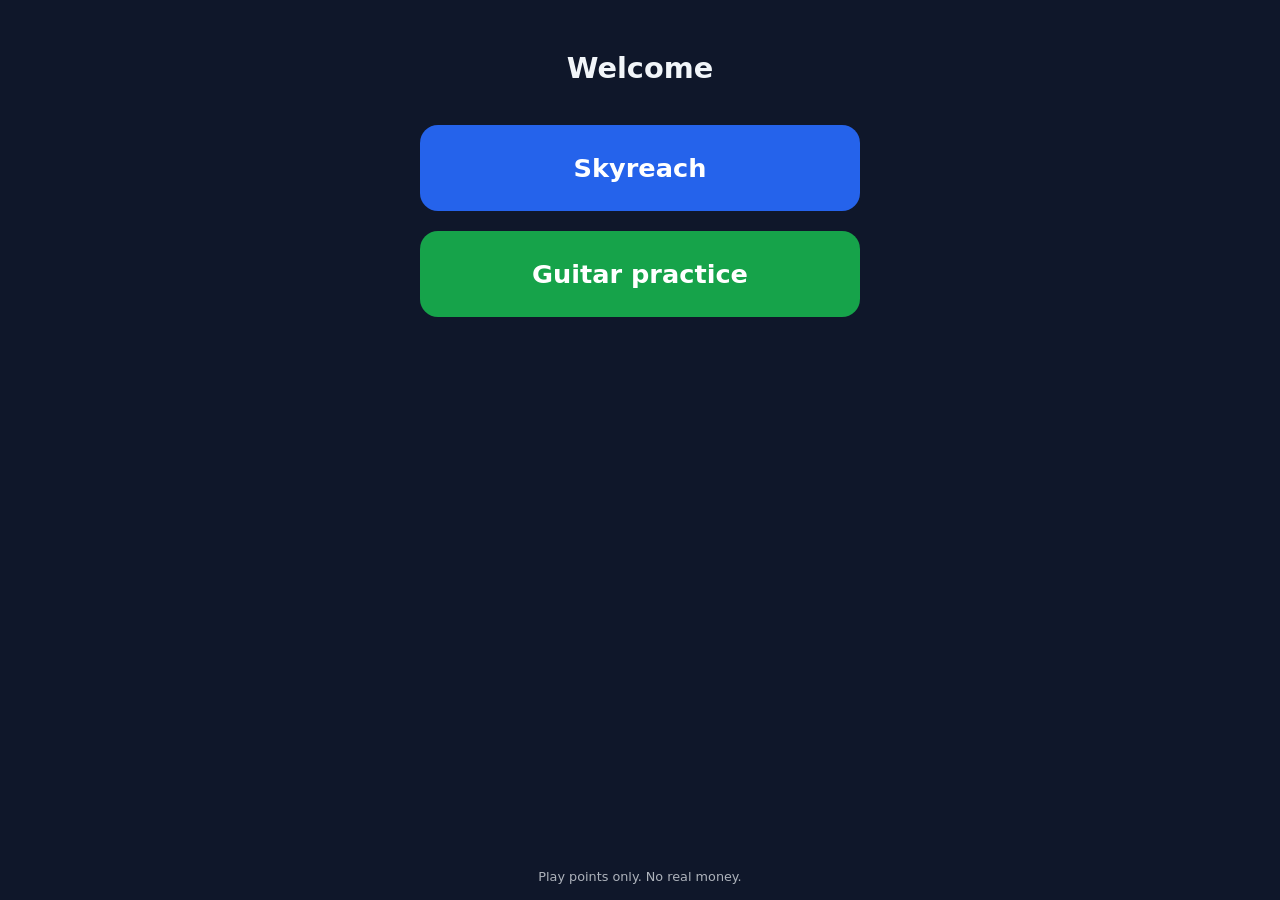
<file: index.html>
<!DOCTYPE html>
<html lang="en"><head><meta charset="utf-8"><meta name="viewport" content="width=device-width, initial-scale=1">
<title>Games &amp; Practice</title><link rel="icon" href="data:,">
<style>body{margin:0;font-family:system-ui,sans-serif;background:#0f172a;color:#f1f5f9;min-height:100vh;display:flex;flex-direction:column}
main{flex:1;display:flex;flex-direction:column;gap:20px;padding:32px 20px;max-width:480px;width:100%;margin:0 auto;box-sizing:border-box}
h1{text-align:center;font-size:1.8rem}a.btn{display:block;text-align:center;padding:28px 16px;font-size:1.6rem;font-weight:700;border-radius:18px;text-decoration:none;color:#fff;background:#2563eb}
a.btn.g{background:#16a34a}footer{text-align:center;font-size:.8rem;opacity:.7;padding:16px}</style></head>
<body><main><h1>Welcome</h1><a class="btn" href="skyreach.html">Skyreach</a><a class="btn g" href="guitar.html">Guitar practice</a></main>
<footer>Play points only. No real money.</footer></body></html>
</file>
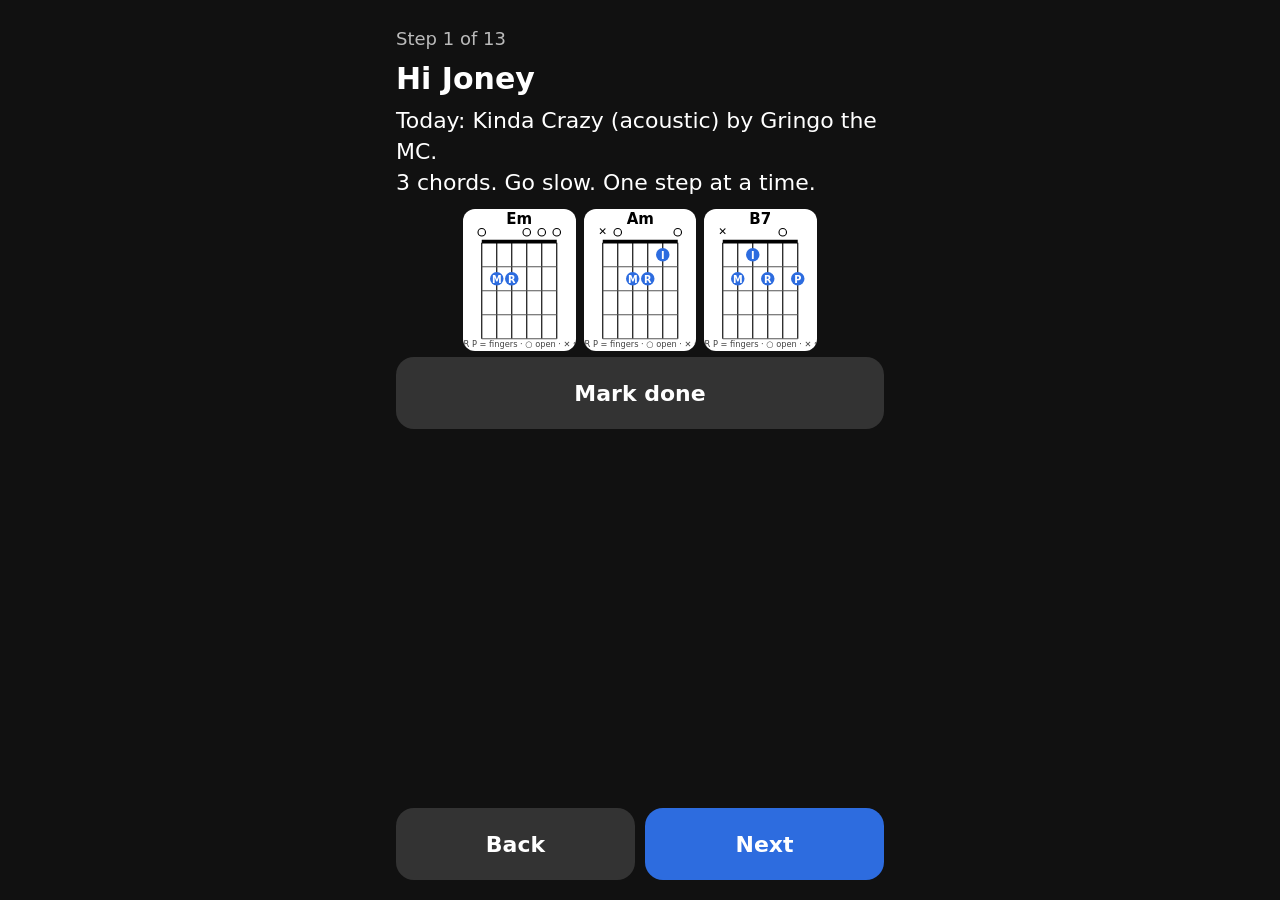
<file: guitar.html>
<!doctype html><html lang="en"><head><link rel="icon" href="data:,"><meta charset="utf-8">
<meta name="viewport" content="width=device-width,initial-scale=1,viewport-fit=cover">
<title>Guitar Practice</title>
<style>
*{box-sizing:border-box}body{margin:0;font-family:system-ui,sans-serif;background:#111;color:#fff;font-size:22px}
main{max-width:520px;margin:0 auto;padding:16px 16px 140px;min-height:100vh}
h1{font-size:30px;margin:8px 0}p{line-height:1.4;margin:10px 0}.small{font-size:18px;color:#bbb}
button{font:inherit;font-weight:700;border:0;border-radius:18px;padding:20px;min-height:72px;width:100%;margin:6px 0;background:#2d6cdf;color:#fff}
button.alt{background:#333}button.ok{background:#1f9d55}button:active{transform:scale(.98)}
.nav{position:fixed;left:0;right:0;bottom:0;background:#111;padding:10px 16px 20px;display:flex;gap:10px;max-width:520px;margin:0 auto}
.nav button{margin:0}.tabs{display:flex;gap:8px}.tabs button{min-height:56px;padding:10px;font-size:18px}
.dots{display:flex;gap:8px;justify-content:center;margin:16px 0}.dot{width:56px;height:56px;border-radius:50%;background:#333;display:flex;align-items:center;justify-content:center;font-size:20px}
.dot.on{background:#f5b301;color:#000}.chordnow{font-size:72px;text-align:center;font-weight:800;margin:6px}
.row{display:flex;gap:10px;align-items:center}.row button{width:80px}.bpm{font-size:48px;font-weight:800;flex:1;text-align:center}
.diagrams{display:flex;gap:8px;justify-content:center;flex-wrap:wrap}svg{background:#fff;border-radius:12px}
input,textarea{font:inherit;width:100%;padding:14px;border-radius:12px;border:0;margin:4px 0 10px}label{font-size:18px}
.log{background:#222;border-radius:12px;padding:10px;margin:8px 0;font-size:18px}.done{color:#5fdc8e}
</style></head><body><main id="app"></main>
<div class="nav" id="nav"><button class="alt" id="back">Back</button><button id="next">Next</button></div>
<script>
const SONG="Kinda Crazy (acoustic) by Gringo the MC";
// strings index 0..5 = string 6 (low E) .. string 1; dots [string, fret, finger]
const CH={Em:{mute:[],dots:[[5,2,"M"],[4,2,"R"]]},Am:{mute:[6],dots:[[2,1,"I"],[4,2,"M"],[3,2,"R"]]},
B7:{mute:[6],dots:[[4,1,"I"],[5,2,"M"],[3,2,"R"],[1,2,"P"]]}};
function svg(n,s=1){const c=CH[n],W=150*s,H=190*s,x0=25*s,dx=20*s,y0=45*s,dy=32*s;let o=`<svg width="${W}" height="${H}" viewBox="0 0 ${W} ${H}" role="img" aria-label="${n} chord">`;
o+=`<text x="${W/2}" y="${20*s}" font-size="${20*s}" text-anchor="middle" font-weight="700">${n}</text>`;
o+=`<rect x="${x0}" y="${y0-4*s}" width="${dx*5}" height="${5*s}" fill="#000"/>`;
for(let i=0;i<6;i++)o+=`<line x1="${x0+i*dx}" y1="${y0}" x2="${x0+i*dx}" y2="${y0+dy*4}" stroke="#000" stroke-width="${1.5*s}"/>`;
for(let f=1;f<=4;f++)o+=`<line x1="${x0}" y1="${y0+f*dy}" x2="${x0+5*dx}" y2="${y0+f*dy}" stroke="#555"/>`;
for(let st=1;st<=6;st++){const x=x0+(6-st)*dx;if(c.mute.includes(st))o+=`<text x="${x}" y="${y0-10*s}" font-size="${14*s}" text-anchor="middle">✕</text>`;
else if(!c.dots.some(d=>d[0]==st))o+=`<circle cx="${x}" cy="${y0-14*s}" r="${5*s}" fill="none" stroke="#000" stroke-width="${1.5*s}"/>`;}
for(const[st,f,fi]of c.dots){const x=x0+(6-st)*dx,y=y0+(f-.5)*dy;o+=`<circle cx="${x}" cy="${y}" r="${9*s}" fill="#2d6cdf"/><text x="${x}" y="${y+5*s}" font-size="${13*s}" fill="#fff" text-anchor="middle" font-weight="700">${fi}</text>`;}
return o+`<text x="${W/2}" y="${H-6*s}" font-size="${11*s}" text-anchor="middle" fill="#444">I M R P = fingers · ○ open · ✕ skip</text></svg>`;}
const STEPS=[
{t:"Hi Joney",b:`Today: ${SONG}.<br>3 chords. Go slow. One step at a time.`,c:["Em","Am","B7"]},
{t:"Capo on fret 3",b:"Put the capo on fret 3.<br>Tune if it sounds off."},
{t:"Em",b:"Middle: string 5, fret 2.<br>Ring: string 4, fret 2.<br>Strum all 6. All ring? Good.",c:["Em"]},
{t:"Am",b:"Index: string 2, fret 1.<br>Middle: string 4, fret 2.<br>Ring: string 3, fret 2.<br>Strum from string 5.",c:["Am"]},
{t:"B7",b:"Index: string 4, fret 1.<br>Middle: string 5, fret 2.<br>Ring: string 3, fret 2.<br>Pinky: string 1, fret 2.<br>String 2 open. Strum from string 5.<p class=small>Too hard? Skip the pinky for now.</p>",c:["B7"]},
{t:"Em → Am",b:"Switch 10 times. Slow.<p class=small>Easy one: same 2 fingers move down one string, add index.</p>",c:["Em","Am"]},
{t:"Am → B7",b:"Switch 10 times. Slow.",c:["Am","B7"]},
{t:"B7 → Em",b:"Switch 10 times. Slow.",c:["B7","Em"]},
{t:"Full loop",b:"Em 4 counts. Am 2. B7 2. Repeat.<br>One down strum per count.<br>Use the beat below. Start at 60.",m:1},
{t:"Speed up",b:"A little faster each day.<br>Goal: about 80.",m:1},
{t:"Play along",b:`Play with the reel or the song:<br>${SONG}.`},
{t:"Check",b:"Loop 4 times, no stop?<br>B7 rings (easy one is OK)?<p class=small>Stuck? Do just that switch 2 minutes, then stop.</p>"},
{t:"Log",log:1}];
const K="gtr1";let S=JSON.parse(localStorage.getItem(K)||"{}");S.i??=0;S.done??={};S.log??=[];S.bpm??=60;
const save=()=>localStorage.setItem(K,JSON.stringify(S));
const app=document.getElementById("app");
function render(){const st=STEPS[S.i];let h=`<p class=small>Step ${S.i+1} of ${STEPS.length}${S.done[S.i]?' · <span class=done>✓ done</span>':''}</p><h1>${st.t}</h1>`;
if(st.b)h+=`<p>${st.b}</p>`;if(st.c)h+=`<div class=diagrams>${st.c.map(n=>svg(n,st.c.length>2?.75:1)).join("")}</div>`;
if(st.m)h+=metroHTML();if(st.log)h+=logHTML();
if(!st.log)h+=`<button class="${S.done[S.i]?'ok':'alt'}" id=chk>${S.done[S.i]?'✓ Done':'Mark done'}</button>`;
app.innerHTML=h;document.getElementById("back").disabled=S.i==0;document.getElementById("next").textContent=S.i==STEPS.length-1?"Start over":"Next";
const c=document.getElementById("chk");if(c)c.onclick=()=>{S.done[S.i]=!S.done[S.i];save();render()};if(st.m)bindMetro();if(st.log)bindLog();}
document.getElementById("next").onclick=()=>{stop();S.i=(S.i+1)%STEPS.length;save();render();scrollTo(0,0)};
document.getElementById("back").onclick=()=>{stop();if(S.i>0)S.i--;save();render();scrollTo(0,0)};
// metronome: 8-count loop Em x4, Am x2, B7 x2
const LOOP=["Em","Em","Em","Em","Am","Am","B7","B7"],SAY=["Em","2","3","4","Am","2","B7","2"];let ac,timer,beat=0,nextT=0,playing=false,q=[];
function metroHTML(){return `<div class=chordnow id=cn>Em</div><div class=dots>${SAY.map((s,i)=>`<div class=dot id=d${i}>${s}</div>`).join("").replace(/(<div class=dot id=d3>.*?<\/div>)/,"$1</div><div class=dots>")}</div>
<div class=row><button class=alt id=slow>−</button><div class=bpm><span id=bpm>${S.bpm}</span><div class=small>beats/min</div></div><button class=alt id=fast>+</button></div>
<button id=play>${playing?'Stop':'Start beat'}</button>`;}
function bindMetro(){const u=d=>{S.bpm=Math.min(90,Math.max(50,S.bpm+d));save();document.getElementById("bpm").textContent=S.bpm};
slow.onclick=()=>u(-5);fast.onclick=()=>u(5);play.onclick=()=>playing?stop():start();}
function click(t,acc){const o=ac.createOscillator(),g=ac.createGain();o.frequency.value=acc?1500:900;g.gain.setValueAtTime(.6,t);g.gain.exponentialRampToValueAtTime(.001,t+.06);o.connect(g).connect(ac.destination);o.start(t);o.stop(t+.07);}
function start(){ac??=new (window.AudioContext||window.webkitAudioContext)();ac.resume();playing=true;beat=0;nextT=ac.currentTime+.1;q=[];timer=setInterval(sched,25);requestAnimationFrame(draw);const p=document.getElementById("play");if(p)p.textContent="Stop";}
function stop(){playing=false;clearInterval(timer);const p=document.getElementById("play");if(p)p.textContent="Start beat";}
function sched(){while(nextT<ac.currentTime+.1){click(nextT,beat==0||beat==4||beat==6);q.push([beat,nextT]);nextT+=60/S.bpm;beat=(beat+1)%8;}}
function draw(){if(!playing)return;let cur=null;while(q.length&&q[0][1]<=ac.currentTime)cur=q.shift()[0];
if(cur!==null){for(let i=0;i<8;i++){const d=document.getElementById("d"+i);d&&d.classList.toggle("on",i==cur)}const cn=document.getElementById("cn");if(cn)cn.textContent=LOOP[cur];}requestAnimationFrame(draw);}
function logHTML(){const today=new Date().toLocaleDateString("en-CA");return `<p>Write down today.</p><label>Date<input type=date id=ld value="${today}"></label>
<label>Minutes<input type=number inputmode=numeric id=lm min=1 placeholder="10"></label><label>What felt hard?<textarea id=lh rows=2></textarea></label>
<button class=ok id=ls>Save</button>${S.log.slice().reverse().map(e=>`<div class=log><b>${e.d}</b> · ${e.m} min<br>${e.h.replace(/</g,"&lt;")||"—"}</div>`).join("")}`;}
function bindLog(){ls.onclick=()=>{if(!lm.value)return lm.focus();S.log.push({d:ld.value,m:+lm.value,h:lh.value});save();render();};}
render();
</script></body></html>
</file>
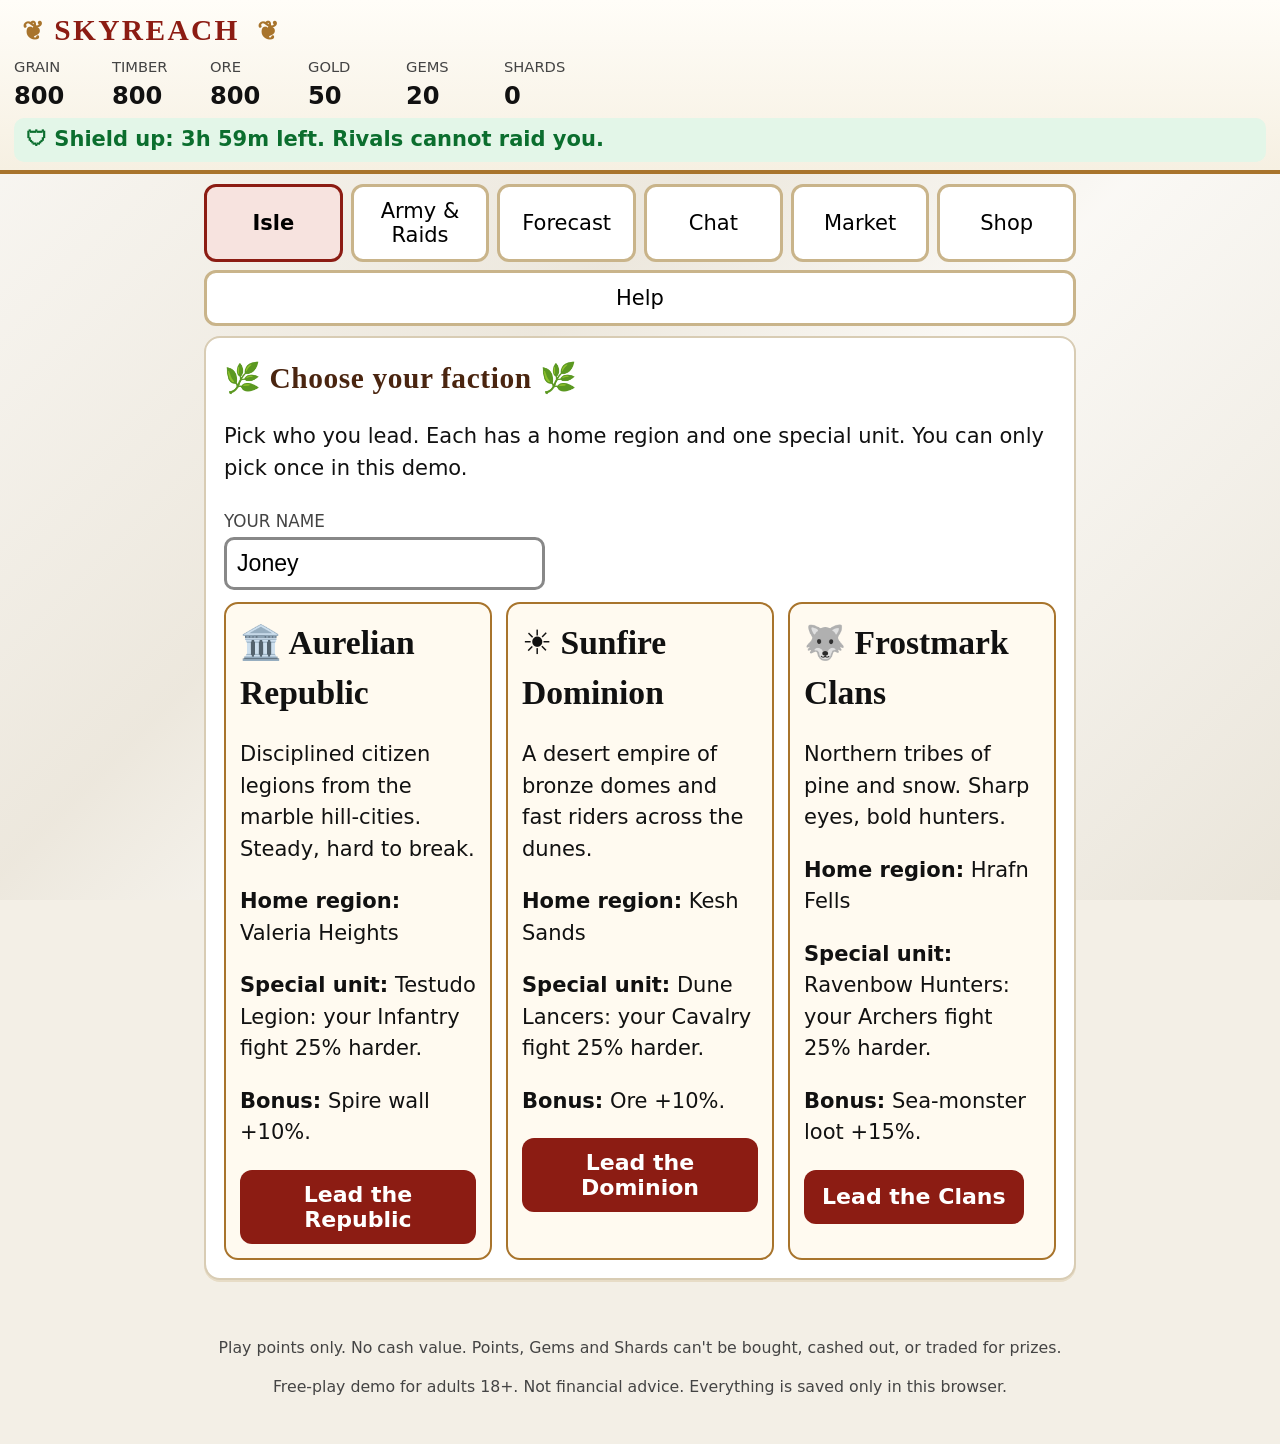
<file: skyreach.html>
<!DOCTYPE html>
<html lang="en">
<head>
<meta charset="utf-8">
<meta name="viewport" content="width=device-width, initial-scale=1">
<title>Skyreach (free-play demo)</title>
<link rel="icon" href="data:,">
<link rel="stylesheet" href="skyreach.css">
</head>
<body>
<div id="topbar">
  <div class="top-title">Skyreach <span id="fastTag" class="fast-tag" hidden>FAST DEMO</span></div>
  <div class="res-row">
    <div class="res"><span class="res-name">Grain</span><span id="rGrain" class="res-val">0</span></div>
    <div class="res"><span class="res-name">Timber</span><span id="rTimber" class="res-val">0</span></div>
    <div class="res"><span class="res-name">Ore</span><span id="rOre" class="res-val">0</span></div>
    <div class="res"><span class="res-name">Gold</span><span id="rGold" class="res-val">0</span></div>
    <div class="res"><span class="res-name">Gems</span><span id="rGems" class="res-val">0</span></div>
    <div class="res"><span class="res-name">Shards</span><span id="rShards" class="res-val">0</span></div>
  </div>
  <div id="shieldBar" class="shield-bar"></div>
</div>

<nav id="tabs">
  <button data-tab="isle">Isle</button>
  <button data-tab="army">Army &amp; Raids</button>
  <button data-tab="forecast">Forecast</button>
  <button data-tab="chat">Chat <span id="chatBadge" class="badge" hidden></span></button>
  <button data-tab="market">Market</button>
  <button data-tab="shop">Shop</button>
  <button data-tab="help">Help</button>
</nav>

<main>
  <div id="toast" class="toast" aria-live="polite" hidden></div>
  <div id="view"></div>
</main>

<footer>
  <p>Play points only. No cash value. Points, Gems and Shards can't be bought, cashed out, or traded for prizes.</p>
  <p>Free-play demo for adults 18+. Not financial advice. Everything is saved only in this browser.</p>
</footer>
<script src="skyreach.js"></script>
</body>
</html>
</file>
<file: skyreach.css>
:root { --bg:#eef3f7; --card:#fff; --ink:#111; --muted:#444; --accent:#1a4fa0; --accent-bg:#e6eefb;
  --good:#0b6e2e; --good-bg:#e3f6e8; --bad:#a3260f; --bad-bg:#fbe6e1; --warn-bg:#fff2b3; }
body.theme-sunset { --bg:#fbefe6; --accent:#b24a12; --accent-bg:#fde3d2; }
body.theme-night { --bg:#d9dde8; --accent:#3b2f8f; --accent-bg:#e2defa; }
body.theme-seaglass { --bg:#e3f4f0; --accent:#0d6b5c; --accent-bg:#d3f0ea; }
* { box-sizing:border-box; }
html { font-size:21px; }
body { margin:0; background:var(--bg); color:var(--ink); font-family:Verdana,"DejaVu Sans",Arial,sans-serif; line-height:1.5; }
#topbar { position:sticky; top:0; z-index:5; background:var(--card); border-bottom:3px solid #ccd; padding:8px 14px; }
.top-title { font-size:1.4rem; font-weight:bold; }
.fast-tag { font-size:0.7rem; background:var(--warn-bg); border:2px solid #c99a00; border-radius:8px; padding:2px 8px; vertical-align:middle; }
.res-row { display:flex; flex-wrap:wrap; gap:6px 18px; margin:4px 0; }
.res { display:flex; flex-direction:column; min-width:80px; }
.res-name { font-size:0.7rem; color:var(--muted); text-transform:uppercase; }
.res-val { font-size:1.15rem; font-weight:bold; }
.shield-bar { font-weight:bold; border-radius:10px; padding:6px 12px; margin-top:4px; }
.shield-bar.up { background:var(--good-bg); color:var(--good); }
.shield-bar.down { background:var(--bad-bg); color:var(--bad); }
nav#tabs { display:flex; flex-wrap:wrap; gap:8px; padding:10px 14px; max-width:900px; margin:0 auto; }
nav#tabs button { flex:1 1 120px; font-size:1rem; padding:12px 8px; border:3px solid #999; background:#fff; border-radius:12px; min-height:56px; font-family:inherit; cursor:pointer; }
nav#tabs button.on { border-color:var(--accent); background:var(--accent-bg); font-weight:bold; }
.badge { background:var(--bad); color:#fff; border-radius:10px; padding:0 8px; font-size:0.8rem; }
main { max-width:900px; margin:0 auto; padding:0 14px 14px; }
.card { background:var(--card); border:2px solid #d5d9e0; border-radius:16px; padding:18px; margin:0 0 16px; }
h2 { font-size:1.4rem; margin:0 0 0.4em; }
h3 { font-size:1.15rem; margin:0.8em 0 0.3em; }
.small { font-size:0.8rem; color:var(--muted); }
.big { font-size:1.6rem; font-weight:bold; }
.label { font-size:0.8rem; color:var(--muted); text-transform:uppercase; }
button { font-family:inherit; cursor:pointer; }
button:disabled { opacity:0.45; cursor:not-allowed; }
button:focus-visible { outline:4px solid var(--accent); outline-offset:2px; }
.btn { font-size:1.05rem; font-weight:bold; padding:12px 18px; border-radius:12px; border:none; background:var(--accent); color:#fff; min-height:54px; }
.btn.alt { background:#fff; color:var(--ink); border:2px solid #888; font-weight:normal; }
.btn.good { background:var(--good); }
.btn.bad { background:var(--bad); }
.btn-row { display:flex; flex-wrap:wrap; gap:10px; margin-top:10px; }
.grid2 { display:grid; grid-template-columns:1fr 1fr; gap:14px; }
.bld { border:2px solid #d5d9e0; border-radius:14px; padding:14px; }
.bld .lvl { font-size:1.3rem; font-weight:bold; }
.spire { border:4px solid var(--accent); background:var(--accent-bg); }
.ok { color:var(--good); font-weight:bold; }
.no { color:var(--bad); font-weight:bold; }
.toast { position:static; background:#fffbe0; border:3px solid #c99a00; border-radius:14px; padding:14px; margin:0 0 14px; font-size:1.1rem; font-weight:bold; }
.toast.good { background:var(--good-bg); border-color:var(--good); }
.toast.bad { background:var(--bad-bg); border-color:var(--bad); }
.banner { background:var(--warn-bg); border:3px solid #c99a00; border-radius:14px; padding:14px; margin:0 0 16px; }
.banner.bad { background:var(--bad-bg); border-color:var(--bad); }
.banner.good { background:var(--good-bg); border-color:var(--good); }
.perk-row { display:grid; grid-template-columns:repeat(3,1fr); gap:10px; margin-top:8px; }
.perk-row button { font-size:1rem; padding:14px 8px; border:3px solid var(--accent); background:#fff; border-radius:12px; min-height:90px; }
table { width:100%; border-collapse:collapse; }
th,td { text-align:left; padding:8px 6px; border-bottom:2px solid #eee; vertical-align:top; }
.price { font-size:2.6rem; font-weight:bold; }
.bet-row { display:grid; grid-template-columns:1fr 1fr; gap:14px; margin-top:10px; }
.btn-yes,.btn-no { display:flex; flex-direction:column; align-items:center; padding:16px 8px; border:4px solid; border-radius:14px; min-height:140px; }
.btn-yes { background:var(--good-bg); border-color:var(--good); color:var(--good); }
.btn-no { background:var(--bad-bg); border-color:var(--bad); color:var(--bad); }
.bet-word { font-size:1.8rem; font-weight:bold; }
.bet-price { font-size:1.3rem; font-weight:bold; color:var(--ink); }
.odds-line { font-size:0.9rem; background:#f1f1f1; border-radius:10px; padding:10px 14px; }
.confirm { border:4px solid var(--accent); border-radius:14px; padding:14px 18px; margin-top:14px; background:#f4f8ff; }
.chat-layout { display:grid; grid-template-columns:200px 1fr; gap:14px; }
.chan { display:block; width:100%; text-align:left; font-size:1rem; padding:10px 12px; margin-bottom:6px; border:2px solid #ccc; background:#fff; border-radius:10px; }
.chan.on { border-color:var(--accent); background:var(--accent-bg); font-weight:bold; }
.msgs { max-height:520px; overflow-y:auto; border:2px solid #e2e2e2; border-radius:12px; padding:8px 12px; background:#fafbfc; }
.msg { padding:8px 0; border-bottom:1px solid #eee; }
.msg .who { font-weight:bold; }
.msg .when { font-size:0.75rem; color:var(--muted); margin-left:6px; }
.msg.feed .who { color:var(--accent); }
.role { font-size:0.7rem; border-radius:6px; padding:0 6px; margin-left:4px; color:#fff; }
.role.Lord { background:#8a5a00; } .role.Officer { background:#1a4fa0; } .role.Recruit { background:#666; } .role.Rival { background:#a3260f; } .role.You { background:#0b6e2e; }
.reacts { margin-top:4px; display:flex; flex-wrap:wrap; gap:4px; }
.reacts button { font-size:0.9rem; padding:2px 8px; border:2px solid #ccc; background:#fff; border-radius:14px; min-height:34px; }
.reacts button.mine { border-color:var(--accent); background:var(--accent-bg); }
.chat-input { display:flex; gap:8px; margin-top:10px; }
.chat-input input { flex:1; font-size:1.1rem; padding:10px; border:3px solid #888; border-radius:10px; }
input[type=text] { font-size:1.1rem; padding:10px; border:3px solid #888; border-radius:10px; }
.demo-label { display:inline-block; background:var(--warn-bg); border:2px solid #c99a00; border-radius:8px; padding:2px 10px; font-weight:bold; }
footer { font-size:0.75rem; color:var(--muted); text-align:center; padding:10px 14px 30px; }
@media (max-width:640px) {
  html { font-size:18px; }
  .grid2,.perk-row,.chat-layout { grid-template-columns:1fr; }
}
/* ---- Roman styling: marble, bronze, crimson ---- */
:root { --bg:#f3efe6; --accent:#8c1c13; --accent-bg:#f7e3df; --bronze:#a8742c; }
body { background: var(--bg) linear-gradient(135deg, rgba(255,255,255,0.6) 0%, rgba(230,224,212,0.5) 40%, rgba(255,255,255,0.6) 60%, rgba(225,219,206,0.5) 100%); background-attachment: fixed; }
h1, h2, h3, .top-title, .lvl, .big { font-family: Georgia, "Times New Roman", "DejaVu Serif", serif; }
h2 { color: #4a2510; letter-spacing: 0.02em; }
#topbar { border-bottom: 4px solid var(--bronze); background: linear-gradient(#fffdf8, #f6f0e2); }
.top-title { color: var(--accent); letter-spacing: 0.08em; text-transform: uppercase; }
.top-title::before, .top-title::after { content: "❦"; color: var(--bronze); margin: 0 8px; font-size: 0.9em; }
.card { border: 2px solid #d8ccb4; box-shadow: 0 2px 0 #e7dcc6; }
.laurel h2::before { content: "🌿 "; } .laurel h2::after { content: " 🌿"; }
.spire { border: 4px solid var(--bronze); background: linear-gradient(#fffaf0, #f5ead3); }
.btn { background: var(--accent); }
.btn.alt { border-color: var(--bronze); }
nav#tabs button { border-color: #c9b48a; }
nav#tabs button.on { border-color: var(--accent); }
.grid3 { display:grid; grid-template-columns: repeat(3, 1fr); gap: 14px; margin-top: 12px; }
.faction { background: #fffaf0; border-color: var(--bronze); }
/* battle grid */
table.grid { border-collapse: separate; border-spacing: 4px; width: auto; margin: 10px 0; }
table.grid td { padding: 0; border: none; }
.cell { width: 64px; height: 64px; font-size: 1.5rem; border: 2px solid #c9bfa8; background: #efe8d6; border-radius: 10px; display:flex; flex-direction:column; align-items:center; justify-content:center; line-height:1.1; }
.cell span { font-size: 0.6rem; font-weight: bold; }
.cell.hill { background: #d9c99c; }
.cell.me { background: #d6e4fb; border: 3px solid #1a4fa0; }
.cell.ai { background: #f8d9d2; border: 3px solid #a3260f; }
.cell.sel { outline: 5px solid #f0b400; }
.cell.done { opacity: 0.6; }
.cell.canmove { background: #cdeed6; border: 3px dashed #0b6e2e; }
.cell.canhit { box-shadow: 0 0 0 5px #ff3b1f; }
.tag { display:inline-block; padding:0 8px; border-radius:6px; font-weight:bold; }
.tag.me { background:#d6e4fb; } .tag.mv { background:#cdeed6; } .tag.hit { background:#f8d9d2; }
.triangle { background:#fff6e0; border:3px solid var(--bronze); border-radius:12px; padding:10px 14px; margin:8px 0; font-size:1.05rem; }
@media (max-width: 640px) { .grid3 { grid-template-columns: 1fr; } .cell { width: 40px; height: 44px; font-size: 1.1rem; } }
.tier { display:inline-block; font-weight:bold; border-radius:6px; padding:0 8px; border:2px solid; }
.tier.common { color:#555; border-color:#999; } .tier.uncommon { color:#0b6e2e; border-color:#0b6e2e; }
.tier.rare { color:#1a4fa0; border-color:#1a4fa0; } .tier.epic { color:#6a1b9a; border-color:#6a1b9a; }
.tier.legendary { color:#a8742c; border-color:#a8742c; background:#fff6e0; } .tier.mythic { color:#fff; background:#8c1c13; border-color:#8c1c13; }
/* ---- Phone layout: compact header + one scrollable tab row so the game shows above the fold ---- */
@media (max-width:640px) {
  #topbar { padding:6px 12px; }
  .top-title { font-size:1.05rem; }
  .res-row { display:grid; grid-template-columns:repeat(3, 1fr); gap:2px 10px; margin:2px 0; }
  .res { flex-direction:row; align-items:baseline; gap:6px; min-width:0; }
  .res-name { font-size:0.6rem; }
  .res-val { font-size:0.95rem; }
  .shield-bar { font-size:0.8rem; padding:4px 8px; margin-top:2px; }
  nav#tabs { flex-wrap:nowrap; overflow-x:auto; -webkit-overflow-scrolling:touch; scrollbar-width:none; padding:8px 12px; gap:6px; }
  nav#tabs::-webkit-scrollbar { display:none; }
  nav#tabs button { flex:0 0 auto; min-height:44px; padding:8px 14px; font-size:0.9rem; white-space:nowrap; }
}
</file>
